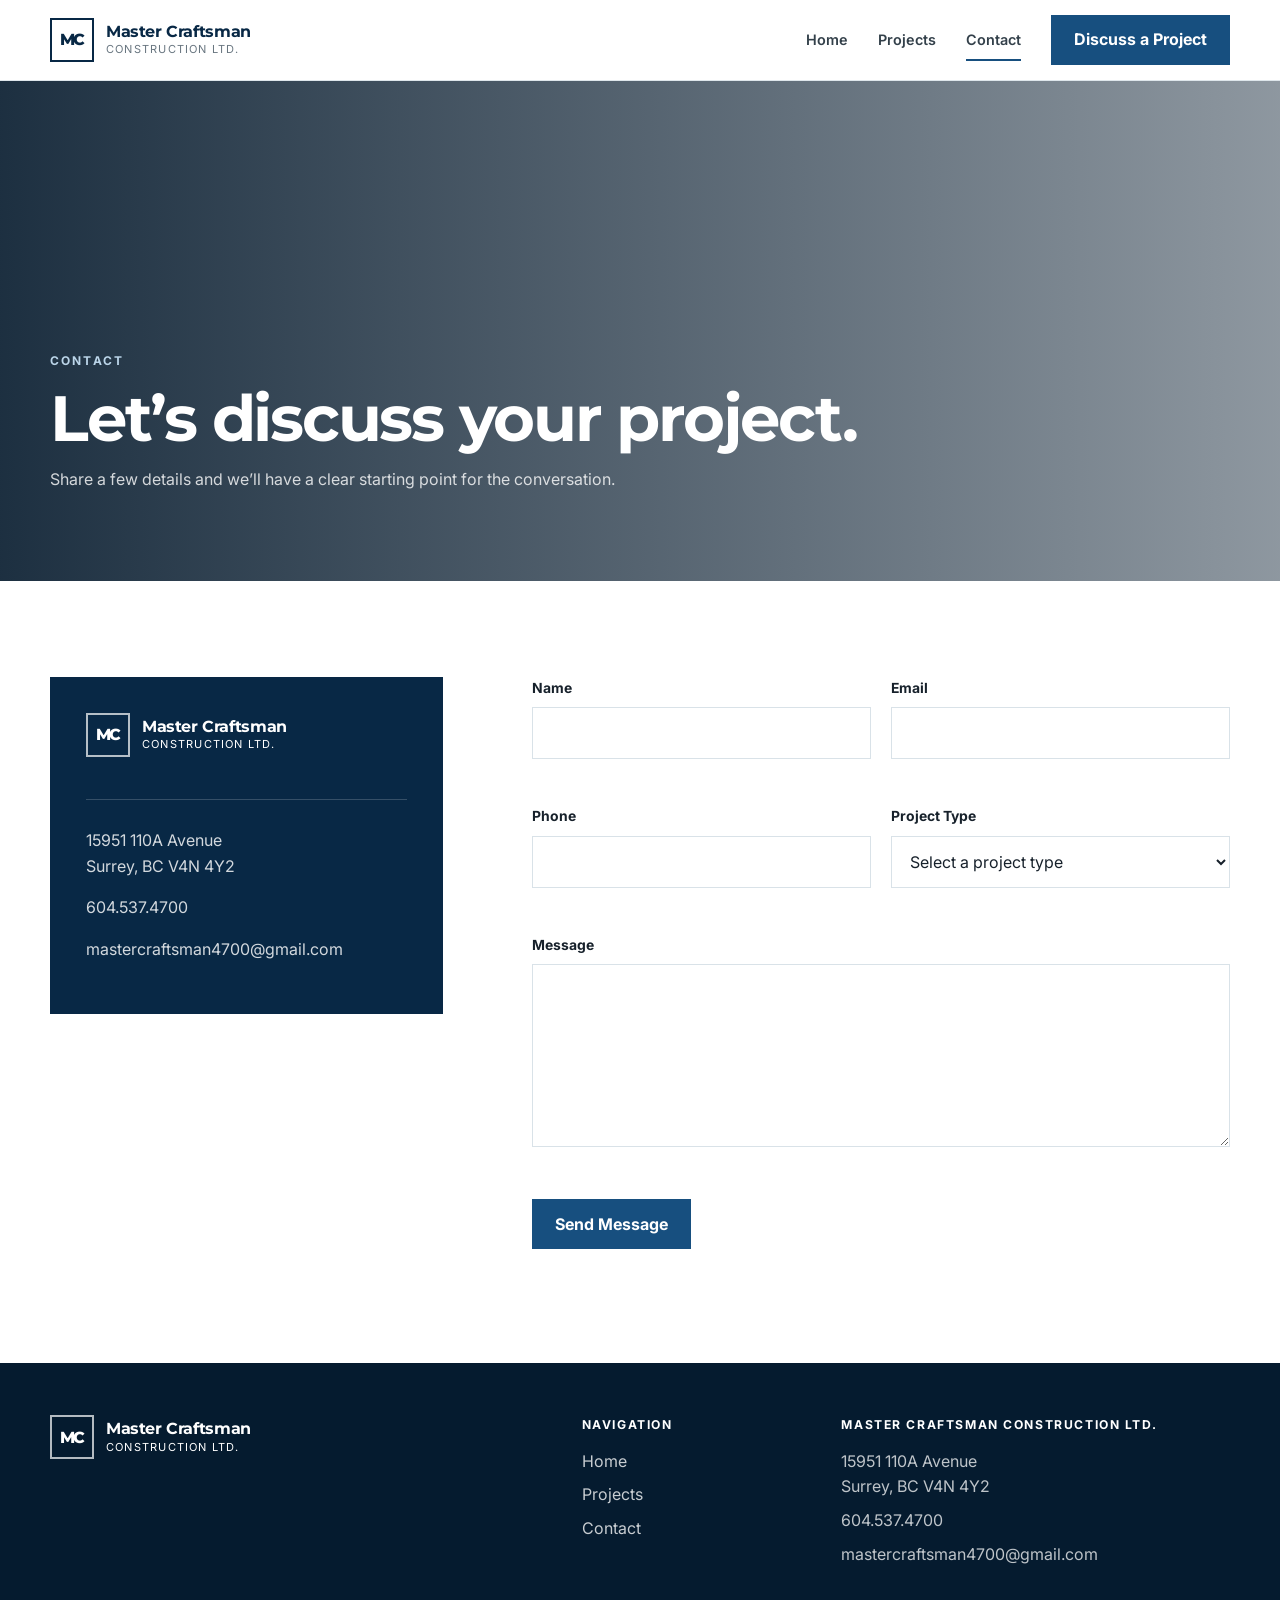
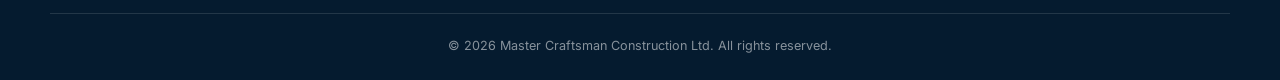
<file: contact.html>
<!DOCTYPE html>
<html lang="en">
<head>
  <meta charset="UTF-8" />
  <meta name="viewport" content="width=device-width, initial-scale=1.0" />
  <meta name="description" content="Contact Master Craftsman Construction Ltd. in Surrey, British Columbia." />
  <title>Contact | Master Craftsman Construction Ltd.</title>
  <link rel="preconnect" href="https://fonts.googleapis.com">
  <link rel="preconnect" href="https://fonts.gstatic.com" crossorigin>
  <link href="https://fonts.googleapis.com/css2?family=Inter:wght@400;500;600&family=Montserrat:wght@600;700;800&display=swap" rel="stylesheet">
  <link rel="stylesheet" href="styles.css" />
</head>
<body data-page="contact">
  <div id="site-header"></div>

  <main>
    <section class="page-hero page-hero--contact">
      <div class="container reveal">
        <p class="eyebrow eyebrow--light">Contact</p>
        <h1>Let’s discuss your project.</h1>
        <p>Share a few details and we’ll have a clear starting point for the conversation.</p>
      </div>
    </section>

    <section class="section">
      <div class="container contact-layout">
        <aside class="contact-card reveal">
          <div class="brand brand--stacked">
            <span class="brand__mark" aria-hidden="true">MC</span>
            <span class="brand__text">
              <strong>Master Craftsman</strong>
              <small>Construction Ltd.</small>
            </span>
          </div>

          <div class="contact-card__details">
            <p>
              <a target="_blank" rel="noopener" href="https://www.google.com/maps/dir/?api=1&destination=15951+110A+Avenue,+Surrey,+BC+V4N+4Y2">
                15951 110A Avenue<br>Surrey, BC V4N 4Y2
              </a>
            </p>
            <p><a href="tel:+16045374700">604.537.4700</a></p>
            <p><a href="mailto:mastercraftsman4700@gmail.com">mastercraftsman4700@gmail.com</a></p>
          </div>
        </aside>

        <div class="contact-form-wrap reveal">
          <form id="contact-form" class="contact-form" novalidate>
            <div class="form-grid">
              <div class="field">
                <label for="name">Name</label>
                <input id="name" name="name" type="text" autocomplete="name" required />
                <small class="error"></small>
              </div>

              <div class="field">
                <label for="email">Email</label>
                <input id="email" name="email" type="email" autocomplete="email" required />
                <small class="error"></small>
              </div>

              <div class="field">
                <label for="phone">Phone</label>
                <input id="phone" name="phone" type="tel" autocomplete="tel" />
                <small class="error"></small>
              </div>

              <div class="field">
                <label for="projectType">Project Type</label>
                <select id="projectType" name="projectType" required>
                  <option value="">Select a project type</option>
                  <option>Residential</option>
                  <option>Multifamily</option>
                  <option>Commercial</option>
                  <option>Other</option>
                </select>
                <small class="error"></small>
              </div>

              <div class="field field--full">
                <label for="message">Message</label>
                <textarea id="message" name="message" rows="6" required></textarea>
                <small class="error"></small>
              </div>
            </div>

            <button class="btn btn--primary" type="submit">Send Message</button>
            <p id="form-status" class="form-status" role="status" aria-live="polite"></p>
          </form>
        </div>
      </div>
    </section>
  </main>

  <div id="site-footer"></div>
  <script src="main.js"></script>
</body>
</html>
</file>
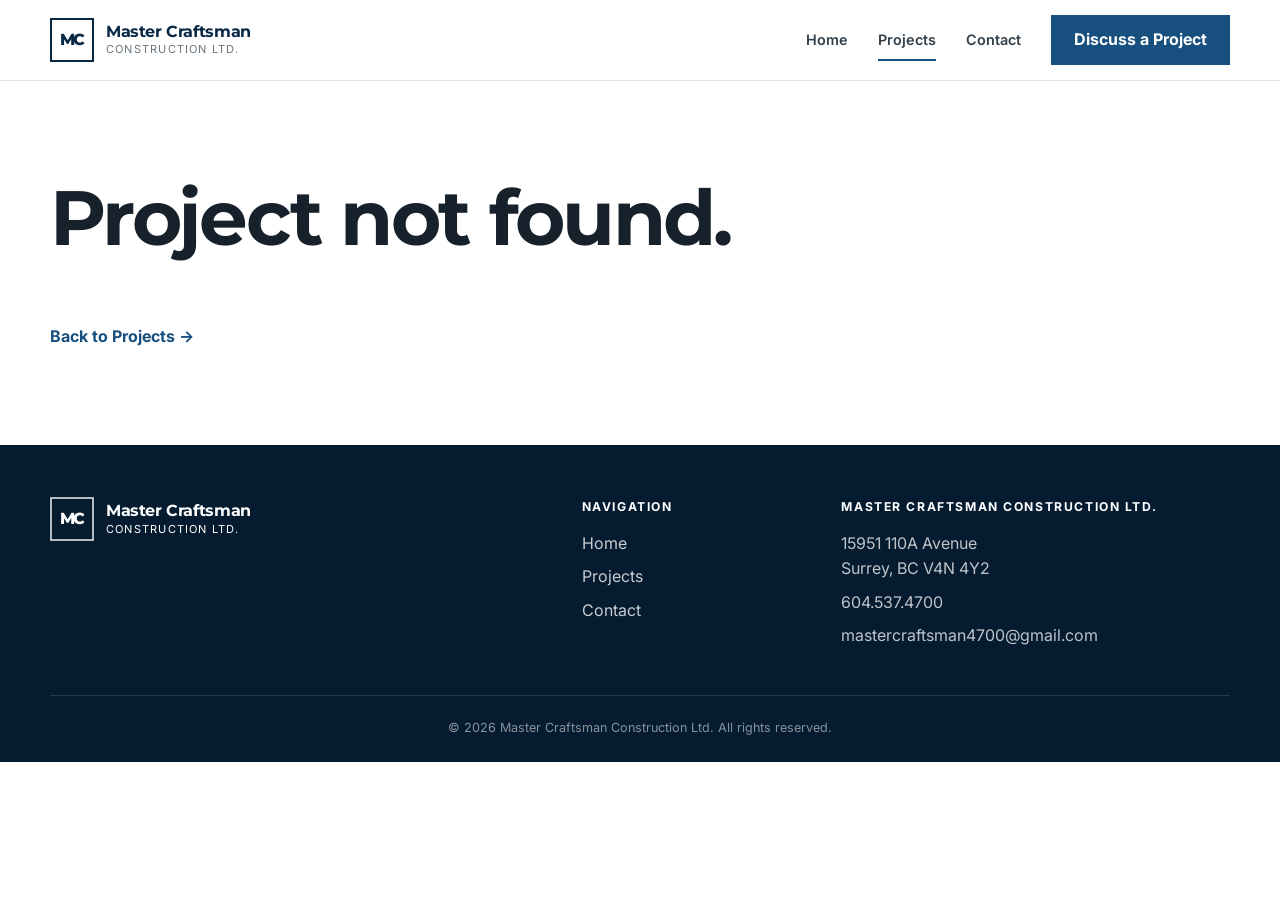
<file: project.html>
<!DOCTYPE html>
<html lang="en">
<head>
  <meta charset="UTF-8" />
  <meta name="viewport" content="width=device-width, initial-scale=1.0" />
  <meta name="description" content="Project details | Master Craftsman Construction Ltd." />
  <title>Project | Master Craftsman Construction Ltd.</title>
  <link rel="preconnect" href="https://fonts.googleapis.com">
  <link rel="preconnect" href="https://fonts.gstatic.com" crossorigin>
  <link href="https://fonts.googleapis.com/css2?family=Inter:wght@400;500;600&family=Montserrat:wght@600;700;800&display=swap" rel="stylesheet">
  <link rel="stylesheet" href="styles.css" />
</head>
<body data-page="projects">
  <div id="site-header"></div>

  <main id="project-detail-root">
    <section class="project-detail-hero">
      <div class="project-detail-hero__image" id="project-hero-image"></div>
      <div class="project-detail-hero__shade"></div>
      <div class="container project-detail-hero__content reveal">
        <p class="eyebrow eyebrow--light" id="project-category"></p>
        <h1 id="project-name"></h1>
      </div>
    </section>

    <section class="section project-info-section">
      <div class="container">
        <a class="back-link" href="projects.html">← Back to Projects</a>
        <div id="project-info-grid" class="project-info-grid reveal"></div>
      </div>
    </section>

    <section class="project-gallery-section">
      <div class="container">
        <div id="project-gallery" class="project-gallery"></div>
      </div>
    </section>
  </main>

  <div id="site-footer"></div>
  <script src="main.js"></script>
</body>
</html>
</file>
<file: styles.css>
:root {
  --navy: #082845;
  --blue: #174f7f;
  --blue-soft: #eaf1f6;
  --ice: #f5f8fa;
  --white: #ffffff;
  --ink: #17212b;
  --muted: #697680;
  --line: #d9e2e8;
  --container: 1180px;
}

*,
*::before,
*::after { box-sizing: border-box; }

html { scroll-behavior: smooth; }

body {
  margin: 0;
  font-family: "Inter", Arial, sans-serif;
  color: var(--ink);
  background: var(--white);
  line-height: 1.6;
  -webkit-font-smoothing: antialiased;
}

img { display: block; width: 100%; }
a { color: inherit; text-decoration: none; }
button, input, select, textarea { font: inherit; }
button { cursor: pointer; }

.container {
  width: min(calc(100% - 40px), var(--container));
  margin-inline: auto;
}

.section { padding: 96px 0; }

h1, h2, h3 {
  margin-top: 0;
  font-family: "Montserrat", Arial, sans-serif;
  line-height: 1.08;
  letter-spacing: -0.035em;
}

h1 { font-size: clamp(2.9rem, 6vw, 5.8rem); }
h2 { font-size: clamp(2rem, 4vw, 3.45rem); }
h3 { font-size: 1.2rem; }
p { margin-top: 0; color: var(--muted); }

.eyebrow {
  margin: 0 0 14px;
  color: var(--blue);
  font-size: .75rem;
  font-weight: 700;
  letter-spacing: .18em;
  text-transform: uppercase;
}

.eyebrow--light { color: #bbd5e9; }

.site-header {
  position: sticky;
  top: 0;
  z-index: 1000;
  background: rgba(255,255,255,.96);
  border-bottom: 1px solid rgba(217,226,232,.85);
  backdrop-filter: blur(12px);
}

.site-header__inner {
  min-height: 80px;
  display: flex;
  align-items: center;
  justify-content: space-between;
  gap: 28px;
}

.brand {
  display: inline-flex;
  align-items: center;
  gap: 12px;
}

.brand__mark {
  width: 44px;
  height: 44px;
  display: grid;
  place-items: center;
  border: 2px solid var(--navy);
  color: var(--navy);
  font-family: "Montserrat", Arial, sans-serif;
  font-weight: 800;
  letter-spacing: -0.08em;
}

.brand__text {
  display: flex;
  flex-direction: column;
  line-height: 1.06;
}

.brand__text strong {
  color: var(--navy);
  font-family: "Montserrat", Arial, sans-serif;
  font-size: .98rem;
  letter-spacing: -.025em;
}

.brand__text small {
  margin-top: 4px;
  color: var(--muted);
  font-size: .69rem;
  letter-spacing: .11em;
  text-transform: uppercase;
}

.nav {
  display: flex;
  align-items: center;
  gap: 30px;
}

.nav__link {
  position: relative;
  color: #33404a;
  font-size: .9rem;
  font-weight: 600;
}

.nav__link::after {
  content: "";
  position: absolute;
  left: 0;
  bottom: -9px;
  width: 100%;
  height: 2px;
  background: var(--blue);
  transform: scaleX(0);
  transform-origin: left;
  transition: transform .2s ease;
}

.nav__link:hover::after,
.nav__link.active::after { transform: scaleX(1); }

.menu-toggle {
  display: none;
  width: 44px;
  height: 44px;
  border: 0;
  background: transparent;
}

.menu-toggle span {
  display: block;
  width: 24px;
  height: 2px;
  margin: 5px auto;
  background: var(--navy);
}

.btn {
  display: inline-flex;
  align-items: center;
  justify-content: center;
  min-height: 50px;
  padding: 0 22px;
  border: 1px solid transparent;
  font-weight: 700;
  transition: transform .2s ease, background .2s ease;
}

.btn:hover { transform: translateY(-2px); }

.btn--primary {
  color: var(--white);
  background: var(--blue);
}

.btn--primary:hover { background: var(--navy); }

.btn--white {
  color: var(--navy);
  background: var(--white);
}

.btn--outline-light {
  color: var(--white);
  border-color: rgba(255,255,255,.6);
  background: transparent;
}

.hero--editorial {
  position: relative;
  min-height: calc(100vh - 80px);
  display: flex;
  align-items: end;
  overflow: hidden;
}

.hero__image {
  position: absolute;
  inset: 0;
  background:
    url("https://images.unsplash.com/photo-1541976590-713941681591?auto=format&fit=crop&w=2200&q=90")
    center / cover no-repeat;
}

.hero__shade {
  position: absolute;
  inset: 0;
  background:
    linear-gradient(90deg, rgba(3,22,39,.92) 0%, rgba(3,22,39,.72) 44%, rgba(3,22,39,.2) 100%),
    linear-gradient(0deg, rgba(3,22,39,.48), transparent 48%);
}

.hero__content {
  position: relative;
  z-index: 2;
  padding: 120px 0 92px;
  color: var(--white);
}

.hero__content h1 {
  max-width: 880px;
  margin-bottom: 22px;
}

.hero__content > p:not(.eyebrow) {
  max-width: 650px;
  margin-bottom: 30px;
  color: rgba(255,255,255,.82);
  font-size: 1.07rem;
}

.hero__actions {
  display: flex;
  flex-wrap: wrap;
  gap: 12px;
}

.visual-story { background: var(--white); }

.story-row {
  display: grid;
  grid-template-columns: 1.08fr .92fr;
  align-items: center;
  min-height: 560px;
  margin-bottom: 90px;
}

.story-row:last-child { margin-bottom: 0; }

.story-row--reverse {
  grid-template-columns: .92fr 1.08fr;
}

.story-row--reverse .story-row__image { order: 2; }
.story-row--reverse .story-row__content { order: 1; }

.story-row__image {
  height: 100%;
  min-height: 520px;
  overflow: hidden;
}

.story-row__image img {
  height: 100%;
  min-height: 520px;
  object-fit: cover;
  transition: transform .6s ease;
}

.story-row:hover .story-row__image img { transform: scale(1.025); }

.story-row__content {
  padding: 55px clamp(34px, 7vw, 90px);
}

.story-row__content p {
  max-width: 560px;
  margin-bottom: 26px;
}

.text-link {
  display: inline-flex;
  gap: 8px;
  align-items: center;
  color: var(--blue);
  font-weight: 700;
}

.text-link span { transition: transform .2s ease; }
.text-link:hover span { transform: translateX(4px); }

.proof-strip {
  padding: 0;
  color: var(--white);
  background: var(--navy);
}

.proof-strip__grid {
  display: grid;
  grid-template-columns: repeat(4, 1fr);
}

.proof-item {
  min-height: 190px;
  padding: 35px 28px;
  border-right: 1px solid rgba(255,255,255,.14);
}

.proof-item:last-child { border-right: 0; }

.proof-item strong {
  display: block;
  margin-bottom: 10px;
  font-family: "Montserrat", Arial, sans-serif;
  font-size: 2.9rem;
  line-height: 1;
}

.proof-item span {
  color: rgba(255,255,255,.72);
  font-size: .9rem;
}

.section-heading {
  max-width: 730px;
  margin-bottom: 42px;
}

.section-heading--row {
  max-width: none;
  display: flex;
  align-items: end;
  justify-content: space-between;
  gap: 24px;
}

.featured-block { background: var(--ice); }

.project-grid {
  display: grid;
  grid-template-columns: repeat(3, 1fr);
  gap: 30px 20px;
}

.project-card {
  display: block;
  background: transparent;
}

.project-card__image-wrap {
  position: relative;
  aspect-ratio: 4 / 3;
  overflow: hidden;
  background: #dfe7eb;
}

.project-card__image {
  height: 100%;
  object-fit: cover;
  transition: transform .45s ease;
}

.project-card__overlay {
  position: absolute;
  inset: 0;
  display: flex;
  align-items: end;
  padding: 22px;
  color: var(--white);
  background: linear-gradient(0deg, rgba(4,28,49,.8), rgba(4,28,49,.08) 62%);
  opacity: 0;
  transition: opacity .25s ease;
}

.project-card:hover .project-card__image { transform: scale(1.05); }
.project-card:hover .project-card__overlay { opacity: 1; }

.project-card__body { padding: 17px 0 0; }

.project-card__category {
  margin-bottom: 7px;
  color: var(--blue);
  font-size: .72rem;
  font-weight: 700;
  letter-spacing: .13em;
  text-transform: uppercase;
}

.project-card h3 { margin-bottom: 5px; }
.project-card p { margin-bottom: 0; font-size: .9rem; }

.qualification-section { background: var(--white); }

.qualification-layout {
  display: grid;
  grid-template-columns: 1fr 1fr;
  align-items: stretch;
  min-height: 560px;
}

.qualification-layout__image img {
  height: 100%;
  object-fit: cover;
}

.qualification-layout__content {
  display: flex;
  flex-direction: column;
  justify-content: center;
  padding: 55px clamp(34px, 7vw, 90px);
  background: var(--blue-soft);
}

.simple-list {
  margin-top: 16px;
  border-top: 1px solid #cbd9e3;
}

.simple-list__item {
  padding: 18px 0;
  border-bottom: 1px solid #cbd9e3;
  font-weight: 600;
}

.cta-band {
  padding: 68px 0;
  color: var(--white);
  background: var(--blue);
}

.cta-band__inner {
  display: flex;
  align-items: center;
  justify-content: space-between;
  gap: 30px;
}

.cta-band h2 { margin-bottom: 0; }

.page-hero {
  position: relative;
  min-height: 500px;
  display: flex;
  align-items: end;
  padding: 100px 0 72px;
  color: var(--white);
  background-position: center;
  background-size: cover;
}

.page-hero::before {
  content: "";
  position: absolute;
  inset: 0;
  background: linear-gradient(90deg, rgba(4,25,44,.9), rgba(4,25,44,.45));
}

.page-hero > .container { position: relative; z-index: 2; }

.page-hero h1 {
  max-width: 920px;
  margin-bottom: 14px;
  font-size: clamp(2.7rem, 5vw, 4.8rem);
}

.page-hero p:not(.eyebrow) {
  max-width: 680px;
  color: rgba(255,255,255,.8);
}

.page-hero--projects {
  background-image: url("https://images.unsplash.com/photo-1503387762-592deb58ef4e?auto=format&fit=crop&w=2200&q=88");
}

.page-hero--contact {
  background-image: url("https://images.unsplash.com/photo-1497366811353-6870744d04b2?auto=format&fit=crop&w=2200&q=88");
}

.project-section { scroll-margin-top: 80px; }
.project-section--alt { background: var(--ice); }

.project-section__heading {
  display: grid;
  grid-template-columns: 110px 1fr 1fr;
  gap: 26px;
  align-items: end;
  padding-bottom: 28px;
  margin-bottom: 38px;
  border-bottom: 1px solid var(--line);
}

.project-section__heading h2 { margin: 0; }
.project-section__heading p:last-child { margin: 0; max-width: 480px; }

.project-detail-hero {
  position: relative;
  min-height: 72vh;
  display: flex;
  align-items: end;
  overflow: hidden;
  background: var(--navy);
}

.project-detail-hero__image {
  position: absolute;
  inset: 0;
  background-position: center;
  background-size: cover;
}

.project-detail-hero__shade {
  position: absolute;
  inset: 0;
  background: linear-gradient(0deg, rgba(3,22,39,.85), rgba(3,22,39,.1) 66%);
}

.project-detail-hero__content {
  position: relative;
  z-index: 2;
  padding: 85px 0 65px;
  color: var(--white);
}

.project-detail-hero__content h1 {
  max-width: 900px;
  margin: 0;
  font-size: clamp(2.7rem, 6vw, 5.2rem);
}

.project-info-section { padding-bottom: 54px; }

.back-link {
  display: inline-block;
  margin-bottom: 36px;
  color: var(--blue);
  font-weight: 700;
}

.project-info-grid {
  display: grid;
  grid-template-columns: repeat(5, 1fr);
  border-top: 1px solid var(--line);
  border-left: 1px solid var(--line);
}

.project-info-item {
  min-height: 130px;
  padding: 22px;
  border-right: 1px solid var(--line);
  border-bottom: 1px solid var(--line);
}

.project-info-item span {
  display: block;
  margin-bottom: 8px;
  color: var(--muted);
  font-size: .7rem;
  font-weight: 700;
  letter-spacing: .12em;
  text-transform: uppercase;
}

.project-info-item strong {
  font-family: "Montserrat", Arial, sans-serif;
  font-size: .95rem;
}

.project-gallery-section {
  padding: 0 0 96px;
}

.project-gallery {
  display: grid;
  grid-template-columns: repeat(2, 1fr);
  gap: 18px;
}

.project-gallery figure {
  margin: 0;
  overflow: hidden;
  background: #e2e8ec;
}

.project-gallery figure:first-child {
  grid-column: 1 / -1;
}

.project-gallery img {
  aspect-ratio: 4 / 3;
  object-fit: cover;
  transition: transform .4s ease;
}

.project-gallery figure:first-child img { aspect-ratio: 16 / 8; }
.project-gallery figure:hover img { transform: scale(1.025); }

.contact-layout {
  display: grid;
  grid-template-columns: .72fr 1.28fr;
  gap: clamp(38px, 7vw, 90px);
  align-items: start;
}

.contact-card {
  position: sticky;
  top: 108px;
  padding: 36px;
  color: var(--white);
  background: var(--navy);
}

.contact-card .brand__mark {
  color: var(--white);
  border-color: rgba(255,255,255,.7);
}

.contact-card .brand__text strong,
.contact-card .brand__text small { color: var(--white); }

.contact-card__details {
  margin-top: 42px;
  padding-top: 28px;
  border-top: 1px solid rgba(255,255,255,.18);
}

.contact-card__details p,
.contact-card__details a {
  color: rgba(255,255,255,.82);
}

.contact-card__details a:hover { color: var(--white); }

.form-grid {
  display: grid;
  grid-template-columns: 1fr 1fr;
  gap: 22px 20px;
  margin-bottom: 28px;
}

.field {
  display: flex;
  flex-direction: column;
  gap: 8px;
}

.field--full { grid-column: 1 / -1; }

.field label {
  font-size: .87rem;
  font-weight: 700;
}

.field input,
.field select,
.field textarea {
  width: 100%;
  border: 1px solid var(--line);
  background: var(--white);
  color: var(--ink);
  outline: 0;
}

.field input,
.field select { height: 52px; padding: 0 14px; }
.field textarea { padding: 14px; resize: vertical; }

.field input:focus,
.field select:focus,
.field textarea:focus {
  border-color: var(--blue);
  box-shadow: 0 0 0 3px rgba(23,79,127,.08);
}

.field.invalid input,
.field.invalid select,
.field.invalid textarea { border-color: #a53535; }

.error {
  min-height: 16px;
  color: #a53535;
  font-size: .77rem;
}

.form-status {
  margin: 18px 0 0;
  font-weight: 600;
}

.form-status.success { color: #246c48; }
.form-status.failure { color: #a53535; }

.site-footer {
  padding: 52px 0 24px;
  color: rgba(255,255,255,.78);
  background: #051b2f;
}

.footer-grid {
  display: grid;
  grid-template-columns: 1.25fr .55fr 1fr;
  gap: 46px;
  align-items: start;
}

.site-footer .brand__mark {
  color: var(--white);
  border-color: rgba(255,255,255,.7);
}

.site-footer .brand__text strong,
.site-footer .brand__text small { color: var(--white); }

.footer-title {
  margin-bottom: 14px;
  color: var(--white);
  font-size: .76rem;
  font-weight: 700;
  letter-spacing: .13em;
  text-transform: uppercase;
}

.footer-links {
  display: grid;
  gap: 8px;
}

.footer-links a:hover,
.footer-contact a:hover { color: var(--white); }

.footer-contact p,
.footer-contact a {
  margin-bottom: 8px;
  color: rgba(255,255,255,.74);
}

.footer-bottom {
  margin-top: 38px;
  padding-top: 22px;
  border-top: 1px solid rgba(255,255,255,.12);
  text-align: center;
  color: rgba(255,255,255,.52);
  font-size: .79rem;
}

.reveal {
  opacity: 0;
  transform: translateY(18px);
  transition: opacity .55s ease, transform .55s ease;
}

.reveal.is-visible {
  opacity: 1;
  transform: none;
}

@media (prefers-reduced-motion: reduce) {
  html { scroll-behavior: auto; }
  *, *::before, *::after {
    transition-duration: .01ms !important;
    animation-duration: .01ms !important;
  }
  .reveal { opacity: 1; transform: none; }
}

@media (max-width: 1050px) {
  .project-grid { grid-template-columns: repeat(2, 1fr); }
  .proof-strip__grid { grid-template-columns: repeat(2, 1fr); }
  .proof-item:nth-child(2) { border-right: 0; }
  .proof-item:nth-child(-n+2) { border-bottom: 1px solid rgba(255,255,255,.14); }
  .header-cta { display: none; }
  .project-info-grid { grid-template-columns: repeat(3, 1fr); }
}

@media (max-width: 820px) {
  .section { padding: 72px 0; }

  .site-header__inner { min-height: 72px; }
  .menu-toggle { display: block; }

  .nav {
    position: absolute;
    top: 72px;
    left: 0;
    right: 0;
    display: none;
    flex-direction: column;
    align-items: stretch;
    gap: 0;
    padding: 12px 20px 22px;
    background: var(--white);
    border-bottom: 1px solid var(--line);
    box-shadow: 0 15px 30px rgba(8,40,69,.08);
  }

  .nav.open { display: flex; }

  .nav__link {
    padding: 14px 4px;
    border-bottom: 1px solid var(--line);
  }

  .nav__link::after { display: none; }

  .story-row,
  .story-row--reverse,
  .qualification-layout,
  .contact-layout {
    grid-template-columns: 1fr;
  }

  .story-row { margin-bottom: 64px; }
  .story-row--reverse .story-row__image,
  .story-row--reverse .story-row__content { order: initial; }

  .story-row__image,
  .story-row__image img { min-height: 430px; }

  .story-row__content { padding: 38px 8px 0; }

  .qualification-layout__image img { min-height: 420px; }
  .qualification-layout__content { padding: 46px 36px; }

  .project-section__heading {
    grid-template-columns: 70px 1fr;
  }

  .project-section__heading p:last-child {
    grid-column: 2;
  }

  .contact-card { position: static; }

  .footer-grid {
    grid-template-columns: 1fr 1fr;
  }

  .footer-grid > :first-child { grid-column: 1 / -1; }

  .project-info-grid { grid-template-columns: repeat(2, 1fr); }
}

@media (max-width: 600px) {
  .container { width: min(calc(100% - 28px), var(--container)); }
  .section { padding: 58px 0; }

  .brand__mark { width: 40px; height: 40px; }
  .brand__text strong { font-size: .86rem; }
  .brand__text small { font-size: .64rem; }

  h1 { font-size: clamp(2.5rem, 12vw, 4rem); }
  h2 { font-size: clamp(1.9rem, 8vw, 2.7rem); }

  .hero--editorial { min-height: 700px; }

  .hero__shade {
    background: linear-gradient(0deg, rgba(3,22,39,.93), rgba(3,22,39,.42));
  }

  .hero__content { padding: 100px 0 56px; }

  .hero__actions {
    flex-direction: column;
    align-items: stretch;
  }

  .proof-strip__grid,
  .project-grid,
  .form-grid,
  .footer-grid,
  .project-gallery {
    grid-template-columns: 1fr;
  }

  .proof-item,
  .proof-item:nth-child(2) {
    border-right: 0;
    border-bottom: 1px solid rgba(255,255,255,.14);
  }

  .proof-item:last-child { border-bottom: 0; }

  .section-heading--row,
  .cta-band__inner {
    flex-direction: column;
    align-items: flex-start;
  }

  .story-row__image,
  .story-row__image img { min-height: 330px; }

  .qualification-layout__image img { min-height: 330px; }
  .qualification-layout__content { padding: 38px 24px; }

  .page-hero { min-height: 430px; padding-bottom: 54px; }

  .project-section__heading {
    display: block;
  }

  .project-section__heading .eyebrow { margin-bottom: 10px; }
  .project-section__heading h2 { margin-bottom: 12px; }

  .project-info-grid { grid-template-columns: 1fr; }

  .project-gallery figure:first-child { grid-column: auto; }
  .project-gallery figure:first-child img,
  .project-gallery img { aspect-ratio: 4 / 3; }

  .contact-card { padding: 28px 22px; }
}
</file>
